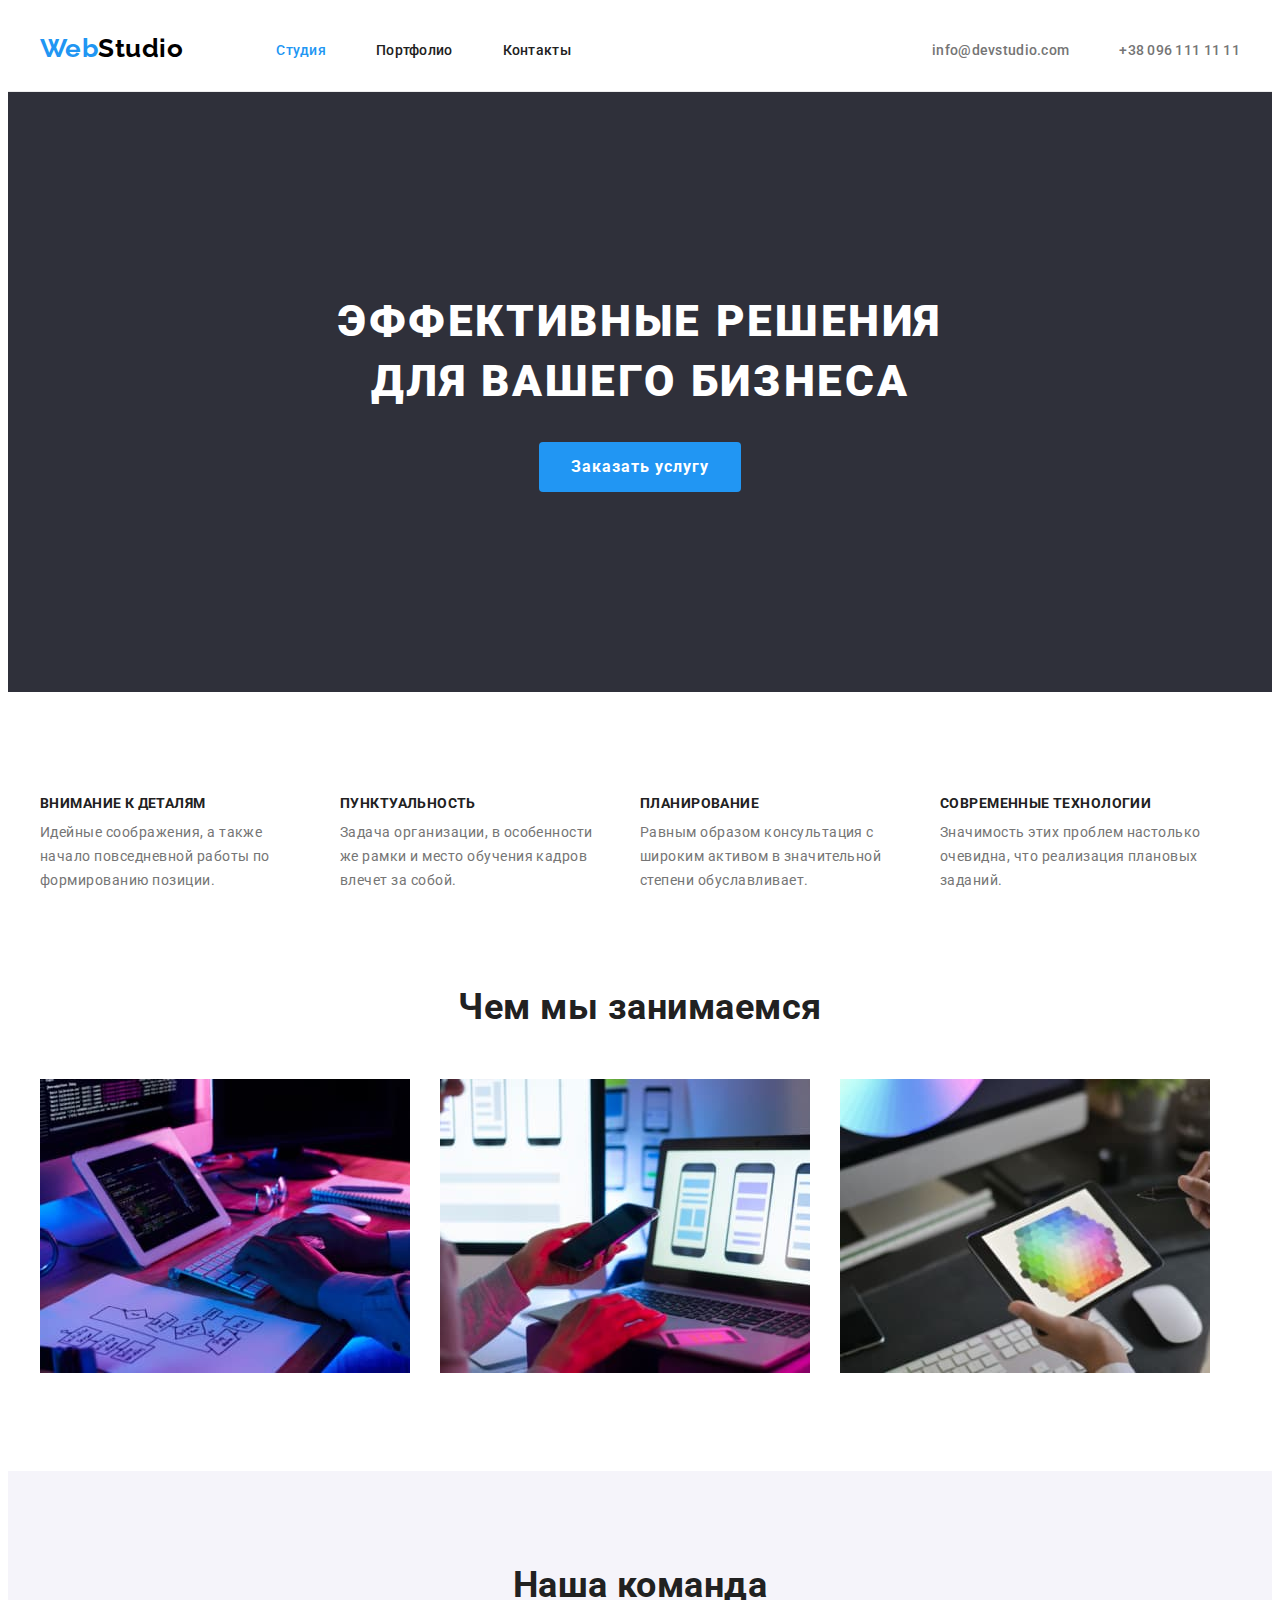
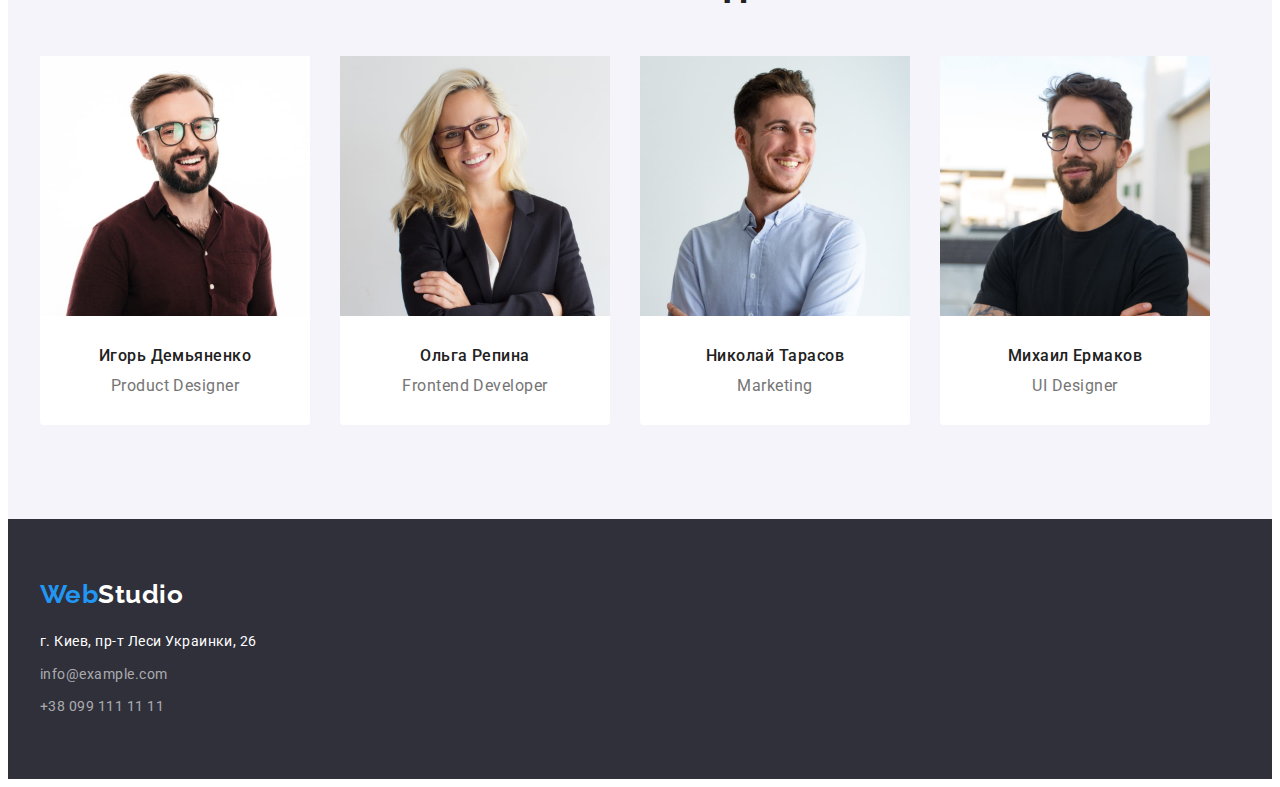
<file: index.html>
<!DOCTYPE html>
<html lang="ru">
  <head>
    <meta charset="UTF-8" />
    <meta name="viewport" content="width=device-width, initial-scale=1.0" />
    <title>WebStudio</title>
    <link
      rel="stylesheet"
      href="https://cdnjs.cloudflare.com/ajax/libs/modern-normalize/1.1.0/modern-normalize.min.css"
      integrity="sha512-wpPYUAdjBVSE4KJnH1VR1HeZfpl1ub8YT/NKx4PuQ5NmX2tKuGu6U/JRp5y+Y8XG2tV+wKQpNHVUX03MfMFn9Q=="
      crossorigin="anonymous"
      referrerpolicy="no-referrer"
    />
    <link rel="preconnect" href="https://fonts.gstatic.com" />
    <link
      href="https://fonts.googleapis.com/css2?family=Raleway:wght@700&family=Roboto:wght@400;500;700;900&display=swap"
      rel="stylesheet"
    />
    <link rel="stylesheet" href="./css/styles.css" />
  </head>
  <body>
    <!-- Шапка страницы -->
    <header class="page-header">
      <div class="container-header">
        <nav>
          <ul class="navigation">
            <li class="item-logo">
              <a href="index.html" class="header-logo">
                <span class="header-logo-part">Web</span>Studio</a
              >
            </li>
            <li class="item"><a class="navigation-links current-link" href="">Студия</a></li>
            <li class="item"><a class="navigation-links" href="./portfolio.html">Портфолио</a></li>
            <li class="item"><a class="navigation-links" href="">Контакты</a></li>
          </ul>
        </nav>
        <ul class="contact">
          <li class="item">
            <a class="contact-links-header" href="mailto:info@devstudio.com">info@devstudio.com</a>
          </li>
          <li class="item">
            <a class="contact-links-header" href="tel:+380961111111">+38 096 111 11 11</a>
          </li>
        </ul>
      </div>
    </header>
    <main>
      <!-- Герой -->
      <section class="hero">
        <h1 class="hero-h1">
          Эффективные решения<br />
          для вашего бизнеса
        </h1>
        <button class="hero-h1-button">Заказать услугу</button>
      </section>
      <section class="features-section">
        <div class="container-main">
          <h2 class="features">Наши преимущества</h2>
          <ul class="features-list">
            <li class="features-item">
              <h3 class="features-title">Внимание к деталям</h3>
              <p class="features-text">
                Идейные соображения, а также начало повседневной работы по формированию позиции.
              </p>
            </li>
            <li class="features-item">
              <h3 class="features-title">Пунктуальность</h3>
              <p class="features-text">
                Задача организации, в особенности же рамки и место обучения кадров влечет за собой.
              </p>
            </li>
            <li class="features-item">
              <h3 class="features-title">Планирование</h3>
              <p class="features-text">
                Равным образом консультация с широким активом в значительной степени обуславливает.
              </p>
            </li>
            <li class="features-item">
              <h3 class="features-title">Современные технологии</h3>
              <p class="features-text">
                Значимость этих проблем настолько очевидна, что реализация плановых заданий.
              </p>
            </li>
          </ul>
        </div>
      </section>
      <section class="section-we-do">
        <div class="container-main">
          <h2 class="we-do-title">Чем мы занимаемся</h2>
          <ul class="we-do-list">
            <li class="we-do-image">
              <img src="./img/box1.jpg" alt="клавиатура" width="370" />
            </li>
            <li class="we-do-image">
              <img src="./img/box2.jpg" alt="телефон" width="370" />
            </li>
            <li class="we-do-image">
              <img src="./img/box3.jpg" alt="планшет" width="370" />
            </li>
          </ul>
        </div>
      </section>
      <section class="section-team">
        <div class="container-main">
          <h2 class="team-members">Наша команда</h2>
          <ul class="team">
            <li class="team-item">
              <img class="team-photo" src="./img/img.jpg" alt="" width="270" />
              <div class="team-members-list-text">
                <h3 class="team-members-list">Игорь Демьяненко</h3>
                <p class="team-members-role">Product Designer</p>
              </div>
            </li>
            <li class="team-item">
              <img class="team-photo" src="./img/img11.jpg" alt="" width="270" />
              <div class="team-members-list-text">
                <h3 class="team-members-list">Ольга Репина</h3>
                <p class="team-members-role">Frontend Developer</p>
              </div>
            </li>
            <li class="team-item">
              <img class="team-photo" src="./img/img13.jpg" alt="" width="270" />
              <div class="team-members-list-text">
                <h3 class="team-members-list">Николай Тарасов</h3>
                <p class="team-members-role">Marketing</p>
              </div>
            </li>
            <li class="team-item">
              <img class="team-photo" src="./img/img12.jpg" alt="" width="270" />
              <div class="team-members-list-text">
                <h3 class="team-members-list">Михаил Ермаков</h3>
                <p class="team-members-role">UI Designer</p>
              </div>
            </li>
          </ul>
        </div>
      </section>
    </main>
    <!-- Футер -->
    <footer class="footer">
      <div class="container-main">
        <a href="index.html" class="footer-logo">
          <span class="footer-logo-part">Web</span>Studio</a
        >
        <address class="address">
          <ul class="address-item">
            <li>
              <a class="address-text" href="">г. Киев, пр-т Леси Украинки, 26</a>
            </li>
          </ul>
          <ul class="address-contact">
            <li class="contact-item">
              <a class="contact-links-footer" href="mailto:info@example.com">info@example.com</a>
            </li>
            <li class="contact-item">
              <a class="contact-links-footer" href="tel:+380991111111">+38 099 111 11 11</a>
            </li>
          </ul>
        </address>
      </div>
    </footer>
  </body>
</html>
</file>
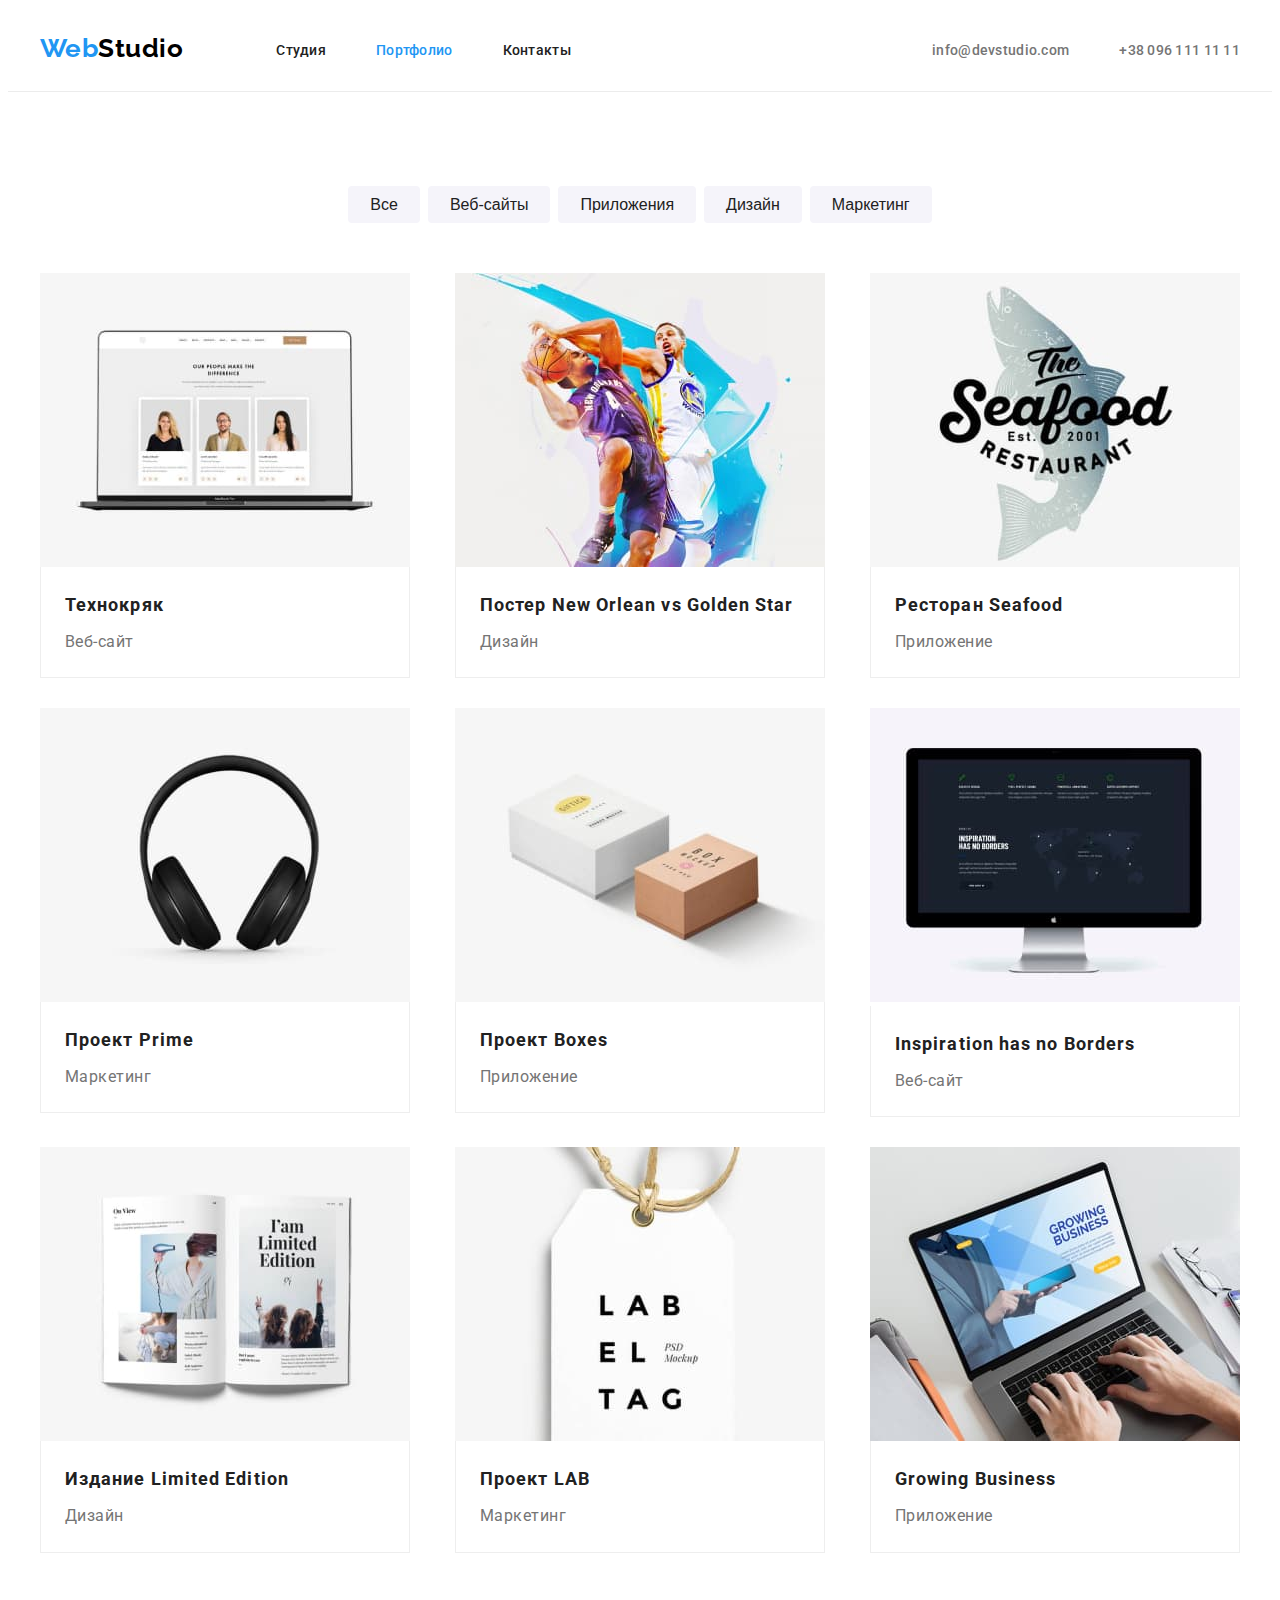
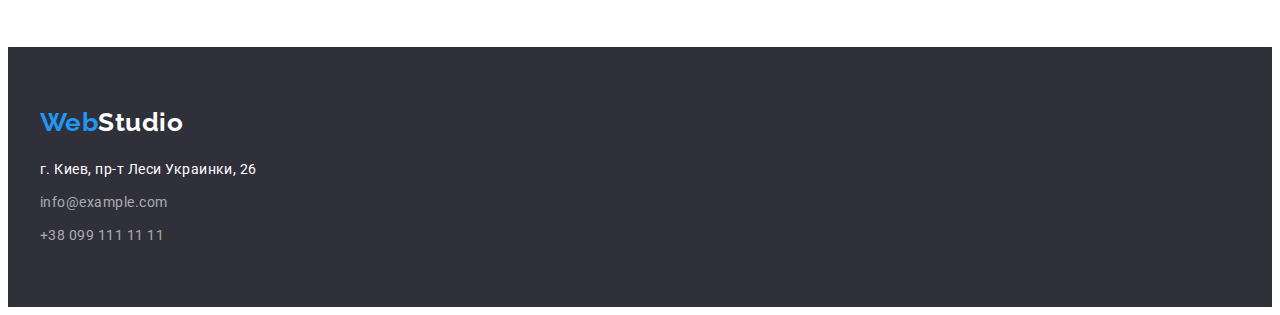
<file: portfolio.html>
<!DOCTYPE html>
<html lang="ru">
  <head>
    <meta charset="UTF-8" />
    <meta name="viewport" content="width=device-width, initial-scale=1.0" />
    <title>Портфолио</title>
    <link
      rel="stylesheet"
      href="https://cdnjs.cloudflare.com/ajax/libs/modern-normalize/1.1.0/modern-normalize.min.css"
      integrity="sha512-wpPYUAdjBVSE4KJnH1VR1HeZfpl1ub8YT/NKx4PuQ5NmX2tKuGu6U/JRp5y+Y8XG2tV+wKQpNHVUX03MfMFn9Q=="
      crossorigin="anonymous"
      referrerpolicy="no-referrer"
    />
    <link rel="preconnect" href="https://fonts.gstatic.com" />
    <link
      href="https://fonts.googleapis.com/css2?family=Raleway:wght@700&family=Roboto:wght@400;500;700&display=swap"
      rel="stylesheet"
    />
    <link rel="stylesheet" href="./css/styles.css" />
  </head>
  <body>
    <!-- Шапка страницы -->
    <header class="page-header">
      <div class="container-header">
        <nav>
          <ul class="navigation">
            <li class="item-logo">
              <a href="index.html" class="header-logo">
                <span class="header-logo-part">Web</span>Studio</a
              >
            </li>
            <li class="item"><a class="navigation-links" href="./index.html">Студия</a></li>
            <li class="item">
              <a class="navigation-links current-link" href="./portfolio.html">Портфолио</a>
            </li>
            <li class="item"><a class="navigation-links" href="">Контакты</a></li>
          </ul>
        </nav>
        <ul class="contact">
          <li class="item">
            <a class="contact-links-header" href="mailto:info@devstudio.com">info@devstudio.com</a>
          </li>
          <li class="item">
            <a class="contact-links-header" href="tel:+380961111111">+38 096 111 11 11</a>
          </li>
        </ul>
      </div>
    </header>
    <main>
      <section class="projects">
        <div class="container-main">
          <h1 class="features">Наши работы</h1>
          <ul class="projects-filter">
            <li class="projects-item"><button class="projects-filter-button">Все</button></li>
            <li class="projects-item"><button class="projects-filter-button">Веб-сайты</button></li>
            <li class="projects-item">
              <button class="projects-filter-button">Приложения</button>
            </li>
            <li class="projects-item"><button class="projects-filter-button">Дизайн</button></li>
            <li class="projects-item"><button class="projects-filter-button">Маркетинг</button></li>
          </ul>
          <ul class="projects-list-photo">
            <li class="project-item-photo">
              <img
                class="project-image"
                src="./img/img1.jpg"
                width="370"
                height="294"
                alt="проект"
              />
              <div class="container-item">
                <h2 class="title-project">Технокряк</h2>
                <p class="text-project">Веб-сайт</p>
              </div>
            </li>
            <li class="project-item-photo">
              <img
                class="project-image"
                src="./img/img2.jpg"
                width="370"
                height="294"
                alt="проект"
              />
              <div class="container-item">
                <h2 class="title-project">Постер New Orlean vs Golden Star</h2>
                <p class="text-project">Дизайн</p>
              </div>
            </li>
            <li class="project-item-photo">
              <img
                class="project-image"
                src="./img/img3.jpg"
                width="370"
                height="294"
                alt="проект"
              />
              <div class="container-item">
                <h2 class="title-project">Ресторан Seafood</h2>
                <p class="text-project">Приложение</p>
              </div>
            </li>
            <li class="project-item-photo">
              <img
                class="project-image"
                src="./img/img4.jpg"
                width="370"
                height="294"
                alt="проект"
              />
              <div class="container-item">
                <h2 class="title-project">Проект Prime</h2>
                <p class="text-project">Маркетинг</p>
              </div>
            </li>
            <li class="project-item-photo">
              <img
                class="project-image"
                src="./img/img5.jpg"
                width="370"
                height="294"
                alt="проект"
              />
              <div class="container-item">
                <h2 class="title-project">Проект Boxes</h2>
                <p class="text-project">Приложение</p>
              </div>
            </li>
            <li class="project-item-photo">
              <img
                class="projet-image"
                src="./img/img6.jpg"
                width="370"
                height="294"
                alt="проект"
              />
              <div class="container-item">
                <h2 lang="en" class="title-project">Inspiration has no Borders</h2>
                <p class="text-project">Веб-сайт</p>
              </div>
            </li>
            <li class="project-item-photo">
              <img
                class="project-image"
                src="./img/img7.jpg"
                width="370"
                height="294"
                alt="проект"
              />
              <div class="container-item">
                <h2 class="title-project">Издание Limited Edition</h2>
                <p class="text-project">Дизайн</p>
              </div>
            </li>
            <li class="project-item-photo">
              <img
                class="project-image"
                src="./img/img8.jpg"
                width="370"
                height="294"
                alt="проект"
              />
              <div class="container-item">
                <h2 class="title-project">Проект LAB</h2>
                <p class="text-project">Маркетинг</p>
              </div>
            </li>
            <li class="project-item-photo">
              <img
                class="project-image"
                src="./img/img9.jpg"
                width="370"
                height="294"
                alt="проект"
              />
              <div class="container-item">
                <h2 lang="en" class="title-project">Growing Business</h2>
                <p class="text-project">Приложение</p>
              </div>
            </li>
          </ul>
        </div>
      </section>
    </main>
    <footer class="footer">
      <div class="container-main">
        <a href="index.html" class="footer-logo">
          <span class="footer-logo-part">Web</span>Studio</a
        >
        <address class="address">
          <ul class="address-item">
            <li>
              <a class="address-text" href="">г. Киев, пр-т Леси Украинки, 26</a>
            </li>
          </ul>
          <ul class="address-contact">
            <li class="contact-item">
              <a class="contact-links-footer" href="mailto:info@example.com">info@example.com</a>
            </li>
            <li class="contact-item">
              <a class="contact-links-footer" href="tel:+380991111111">+38 099 111 11 11</a>
            </li>
          </ul>
        </address>
      </div>
    </footer>
  </body>
</html>
</file>
<file: css/styles.css>
/* colors */

:root {
  --title-color: rgb(33, 33, 33);
  --text-color: rgb(117, 117, 117);
  --accent-color: rgb(33, 150, 243);
  --white-color: rgb(255, 255, 255);
  --background-color: rgb(245, 244, 250);
  --logo-color-black: rgb(0, 0, 0);
  --h1-background-color: rgb(47, 48, 58);
  --footer-text-color: rgba(255, 255, 255, 0.6);
  --border-image-color: rgb(238, 238, 238);
}

/* main styles */

body {
  color: var(--text-color);
  background-color: var(--white-color);
  font-family: 'roboto', sans-serif;
  letter-spacing: 0.03em;
  font-style: normal;
  font-weight: 400;
}

ul,
ol {
  list-style: none;
}

a {
  text-decoration: none;
}


/* Containers */


.container-main {
  margin-left: auto;
  margin-right: auto;
  width:1200px;
  padding-left: 15px;
  padding-right: 15px; 
}


.container-header {
  display: flex;
  justify-content: space-between;
  align-items: center;
  width: 1200px;
  padding-left: 15px;
  padding-right: 15px;
  margin-left: auto;
  margin-right: auto;
  padding: 0;
}



/* Current link */

.item-logo {
  padding-bottom: 25px;
    padding-top: 24px;
}

.item +.item {
    margin-left: 50px;
}


.navigation .current-link {
  color: var(--accent-color);
}

/* LOGO */

.header-logo,
.footer-logo {
  font-family: 'raleway', sans-serif;
  font-size: 26px;
  font-weight: 700;
  line-height: 1.2;
  margin-right: 93px;
}

.header-logo-part,
.footer-logo-part {
  color: var(--accent-color);
  font-family: 'raleway', sans-serif;
  font-size: 26px;
  font-weight: 700;
  line-height: 1.2;
}
.header-logo {
  color: var(--logo-color-black);
}
.footer-logo{
  color: var(--white-color);
  margin-right: 0;
}

.footer-logo-part {
  font-family: 'raleway', sans-serif;
  font-size: 26px;
  font-weight: 700;
  line-height: 1.2;
}

.page-header {
  border-bottom: 1px solid #ECECEC;
  margin: 0;
}


/* navigation links */

.navigation {
  display: flex;
  align-items: center;
  padding: 0;
  margin: 0;
}

.navigation-links {
  color: var(--title-color);
  font-weight: 500;
  font-size: 14px;
  line-height: 1.14;
  letter-spacing: 0.02em; 
  margin-right: 0;
  padding-top: 32px;
  padding-bottom: 32px
}

.navigation-links:hover,
.navigation-links:focus {
  color: var(--accent-color);
}

/* Contact links */

.contact {
  display: flex;
  margin: 0;
  padding-top: 32px;
  padding-bottom: 32px;
}

.contact-links-header {
  color: var(--text-color);
  font-size: 14px;
  font-weight: 500;
  line-height: 1.14;
  letter-spacing: 0.02em;
}

.contact-links-header:hover,
.contact-links-footer:hover,
.contact-links-header:focus,
.contact-links-footer:focus {
color: var(--accent-color);
}



/*     INDEX.HTML        Maim Page - HERO */

.hero {
  background-color: var(--h1-background-color);
  text-align: center;
  padding-top: 200px;
    padding-bottom: 200px;
}

.hero-h1 {
  background-color: var(--h1-background-color);
  color: var(--white-color);
  font-family: 'roboto',sans-serif;
  font-size: 44px;
  font-weight: 900;
  line-height: 1.36;
  letter-spacing: 0.06em;
  text-align: center;
  text-transform: uppercase;
  margin: 0;
}
.hero-h1-button {
  color: var(--white-color);
  background-color: var(--accent-color);
  font-family: 'roboto',sans-serif;
  font-size: 16px;
  font-weight: 700;
  line-height: 1.9;
  letter-spacing: 0.06em;
  text-align: center;
  align-items: center;
  cursor:pointer;
  border: 0;
  border-radius: 4px;
  padding: 10px 32px;
  display: inline-block;
  min-width: 200px;
  margin-top: 30px;
}

.features-list {
  margin-right: -30px;
  display: flex;
  padding: 0;
  margin-bottom: 0;
  margin-top: 0;
}

.features-section {
padding-top: 103px;
}

.features {
  clip: rect(0 0 0 0);
    clip-path: inset(50%);
    height: 1px;
    overflow: hidden;
    position: absolute;
    white-space: nowrap;
    width: 1px;
    padding-top: 94px;
      padding-bottom: 94px px;
}

.features-item {
flex-basis: 270px;
  margin-right: 30px;
}

.features-title {
  color: var(--title-color);
  font-family: 'roboto', sans-serif;
  font-style: normal;
  font-weight: 700;
  font-size: 14px;
  line-height: 1.17;
  letter-spacing: 0.03em;
  text-transform: uppercase;
  margin: 0;
}

.features-text {
  font-size: 14px;
  line-height: 1.7;
  margin-top: 10px;
  margin-bottom: 0;
}

/* We do & team members */

.section-we-do {
  padding-top: 94px;
  padding-bottom: 94px;
}

.we-do-list {
  margin-right: -30px;
  margin-top: 50px;
  margin-bottom: 0;
  display: flex;
  padding: 0;
}

.we-do-image {
  margin-right: 30px;
}


.we-do-title,
.team-members {
  color: var(--title-color);
  font-weight: 700;
  font-size: 36px;
  text-align: center;
line-height: 1.16;
margin: 0;
}

.section-team { 
  background-color: var(--background-color);
  padding-top: 94px;
  padding-bottom: 94px;
}

.team {
  display: flex;
  margin-top: 50px;
  margin-right: -30px;
  padding: 0;
  margin-bottom: 0;
}

.team-item {
  margin-right: 30px;
  background-color: var(--white-color);
  border-radius: 0px 0px 4px 4px;
  text-align: center;
}

.team-photo {
  display: block;
}

.team-members-list-text {
padding-top: 30px;
padding-bottom: 30px;
}

.team-members-list {
  font-size: 16px;
  font-weight: 500;
  line-height: 1.2;
  color: var(--title-color);
  margin:0;
}

.team-members-role {
  font-size: 16px;
  line-height: 1.2;
  margin-top: 10px;
  margin-bottom: 0;
}

/* Footer - address and contact links */

.footer {
  background-color: var(--h1-background-color);
  padding-top: 60px;
  padding-bottom: 60px;
}

.address {
  background-color: var(--h1-background-color);
font-style: normal;
}

.address-text {
  font-size: 14px;
  line-height: 1.7;
  color: var(--white-color);
}

.address-contact {
  margin:0;
  margin-top: 9px;
  padding: 0;
}

.address-item {
  padding-left: 15px;
  margin-top: 20px;
  margin-bottom: 9px;
padding: 0;
}

    /* PORTFOLIO */

.contact-item {
  margin-top: 9px;
}

.contact-links-footer {
  font-size: 14px;
  line-height: 1.7;
  color: var(--footer-text-color);

}

/* PORTFOLIO */

.projects {
  padding-top: 94px;
  padding-bottom: 94px;
}

.projects-filter {
  display: flex;
  justify-content:center;
  margin-bottom: 50px;
  margin-top: 0;
  padding: 0;
}
.projects-filter-button {
  font-size: 16px;
  font-weight: 500;
  line-height: 1.6;
  color: var(--title-color);
  background-color: var(--background-color);
  cursor:pointer;
  border: 0;
  border-radius: 4px;
  padding-top: 6px;
  padding-bottom:5px ;
  padding-right:22px ;
  padding-left: 22px;
}

.projects-item + .projects-item {
  margin-left: 8px;
}


.projects-filter-button:hover,
.projects-filter-button:focus {
  color: var(--white-color);
  background-color: var(--accent-color);
}

.projects-list-photo {
  display: flex;
  flex-wrap: wrap;
    margin-right: -30px;
    margin-top: -30px;
    margin-bottom: 0;
    justify-content: space-between;
    padding: 0;
}

.project-item-photo {
  flex-basis: 370px;
  margin-right: 30px;
  margin-top: 30px;
}

.project-image {
  display: block;
}


.container-item {
  display: block;
  padding-top: 20px;
  padding-right: 24px;
  padding-bottom: 20px;
    padding-left: 24px;
    border-right: 1px solid #EEEEEE;
    border-left: 1px solid #EEEEEE;
    border-bottom: 1px solid #EEEEEE;
}


.project-item-photo:nth-child(3n+1) {
  margin-right: 30px;
}


/* our works images */



.project-img-title {
  font-size: 18px;
  font-weight: 700;
  line-height: 2;
  letter-spacing: 0.06em;
  color: var(--title-color);
}

.project-img-text {
  font-size: 16px;
  line-height: 1.9;
}



.title-project {
  font-size: 18px;
  font-weight: 700;
  line-height: 2;
  letter-spacing: 0.06em;
  color: var(--title-color);
  margin: 0;
}


.text-project {
  font-size: 16px;
  line-height: 1.9;
  margin-top: 4px;
margin-bottom: 0;
}
</file>
